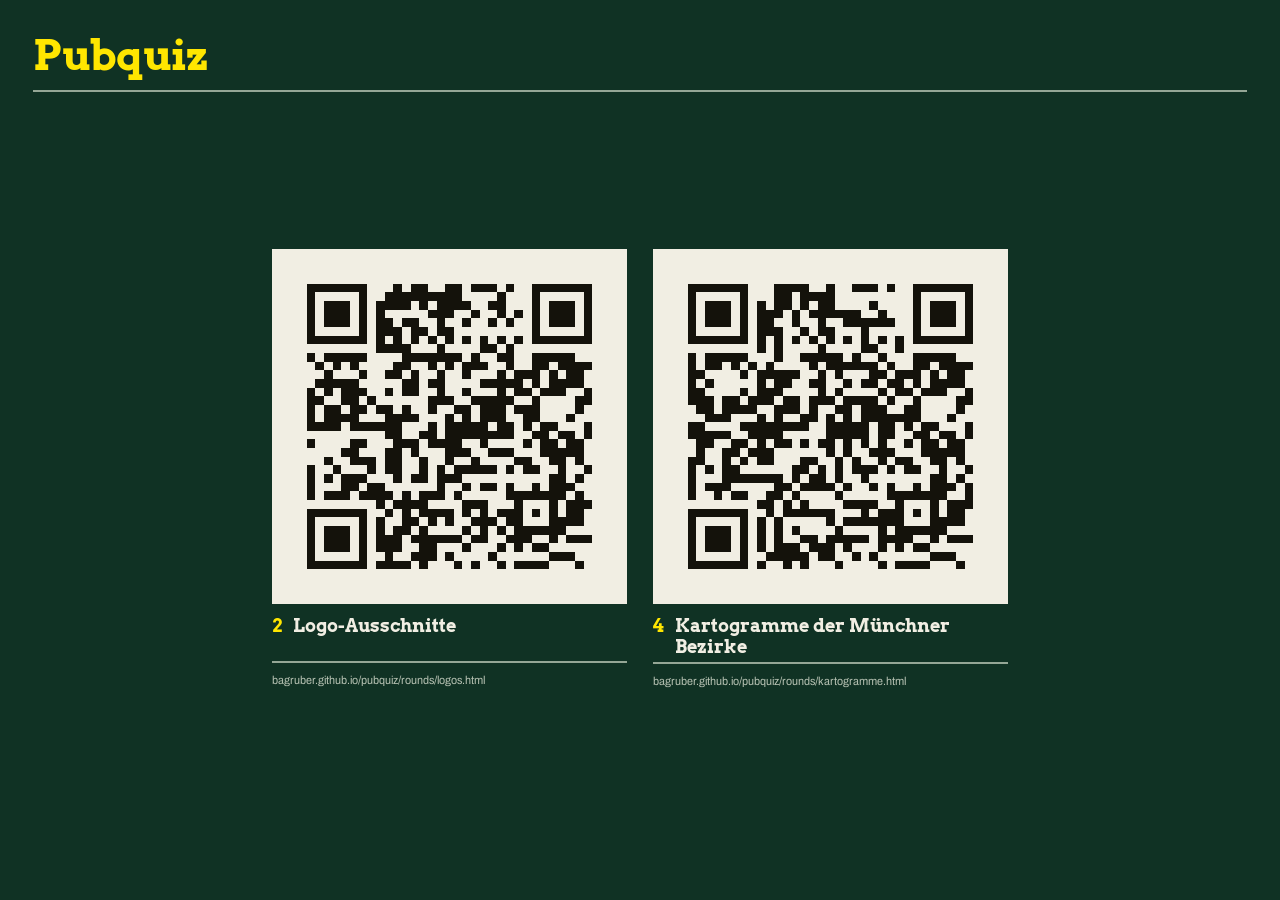
<file: index.html>
<!doctype html>
<html lang="de">
<head>
<meta charset="utf-8">
<meta name="viewport" content="width=device-width, initial-scale=1">
<title>Pubquiz</title>
<link rel="stylesheet" href="assets/css/base.css">
<style>
	/* Spalten explizit statt auto-fit: minmax(15rem, …) setzt eine harte
	   Mindestbreite, die auf schmalen Schirmen die ganze Seite breiter zwingt
	   als den Schirm. minmax(0, 1fr) darf schrumpfen. */
	.tasks {
		display: grid;
		grid-template-columns: repeat(2, minmax(0, 1fr));
		gap: var(--gap) calc(var(--gap) * 1.3);
		align-content: center;
		width: 100%;
		max-width: 46rem;
		margin-inline: auto;
		padding: 0;
		list-style: none;
	}

	@media (max-width: 620px) {
		.tasks {
			grid-template-columns: minmax(0, 1fr);
		}
	}

	.tasks a {
		display: grid;
		gap: 0.7rem;
		color: var(--paper);
		text-decoration: none;
	}

	/* Der QR-Code sitzt im selben Papierfenster wie die Felder der Aufgaben. */
	.tasks img {
		display: block;
		width: 100%;
		aspect-ratio: 1;
		background: var(--paper);
	}

	/* Zwei Zeilen Platz, damit die Linien beider Karten auf einer Höhe liegen. */
	.tasks span {
		display: flex;
		align-items: baseline;
		gap: 0.6em;
		min-height: 2.7em;
		padding-bottom: 0.3em;
		border-bottom: 2px solid var(--rule);
		font-family: Arvo, Georgia, serif;
		font-size: clamp(1.05rem, 1.4vw, 1.35rem);
		font-weight: 700;
		transition: border-color 200ms ease;
	}

	.tasks b {
		flex: none;
		color: var(--accent);
	}

	.tasks a:hover span,
	.tasks a:focus-visible span {
		border-bottom-color: var(--accent);
	}

	.tasks a:hover b {
		color: var(--paper);
	}

	.tasks small {
		display: block;
		color: var(--dim);
		font-family: Archivo, system-ui, sans-serif;
		font-size: clamp(0.68rem, 0.9vw, 0.82rem);
		font-stretch: 92%;
		overflow-wrap: anywhere;
	}
</style>
</head>
<body>

<div class="stage">
	<header class="stage__head">
		<h1 class="stage__title">Pubquiz</h1>
	</header>

	<ul class="tasks">
		<li>
			<a href="rounds/logos.html">
				<img src="assets/qr/logos.svg" alt="QR-Code zu Aufgabe 2">
				<span><b>2</b> Logo-Ausschnitte</span>
				<small>bagruber.github.io/pubquiz/rounds/logos.html</small>
			</a>
		</li>
		<li>
			<a href="rounds/kartogramme.html">
				<img src="assets/qr/kartogramme.svg" alt="QR-Code zu Aufgabe 4">
				<span><b>4</b> Kartogramme der Münchner Bezirke</span>
				<small>bagruber.github.io/pubquiz/rounds/kartogramme.html</small>
			</a>
		</li>
	</ul>

	<footer>
		<p class="hint">Auf jeder Aufgabenseite: <kbd>Leer</kbd> schaltet das Auflösen frei,
			<kbd>Esc</kbd> setzt zurück.</p>
	</footer>
</div>

</body>
</html>
</file>
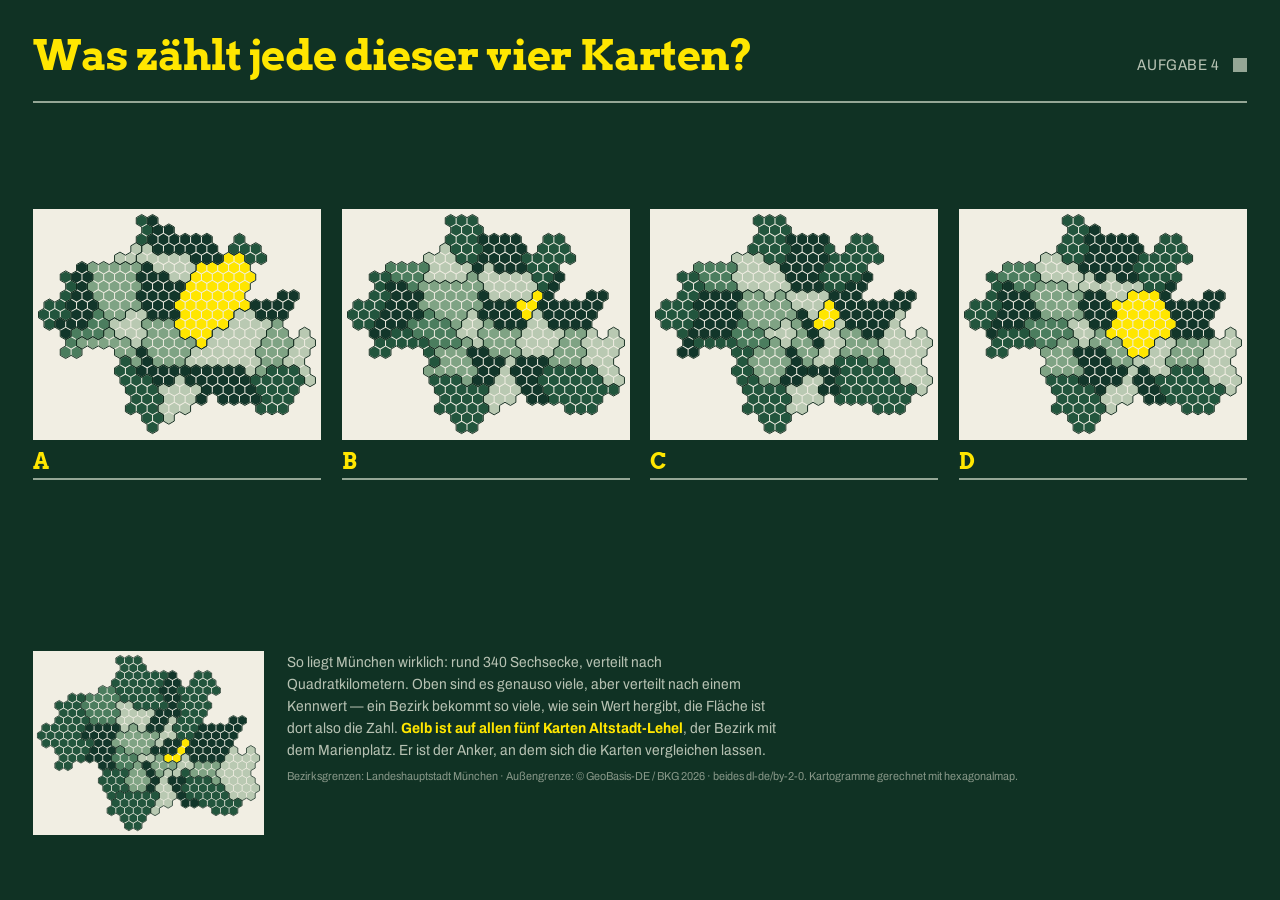
<file: rounds/kartogramme.html>
<!doctype html>
<html lang="de">
<head>
<meta charset="utf-8">
<meta name="viewport" content="width=device-width, initial-scale=1">
<title>Aufgabe 4 — Kartogramme</title>
<link rel="stylesheet" href="../assets/css/base.css">
<link rel="stylesheet" href="../assets/css/reveal-board.css">
<style>
	/* Vier Karten nebeneinander: nur so lassen sie sich gegeneinander lesen,
	   und darum geht die Aufgabe. Das Fensterformat ist das der SVGs. */
	.board {
		--cols: 4;
		--rows: 1;
		--tile-ratio: 900/720;
		--col-gap: var(--gap);
		/* Antwortzeile plus der Block, der bei der Auflösung erscheint. */
		--label: 7.5rem;
		/* Die SVGs bringen ihren eigenen Rand mit, der Rahmen braucht keinen. */
		--frame-pad: 0;
	}

	@media (max-width: 1100px) {
		.board {
			--cols: 2;
		}
	}

	@media (max-width: 620px) {
		.board {
			--cols: 1;
		}
	}
</style>
</head>
<body>

<div class="stage">
	<header class="stage__head">
		<h1 class="stage__title">Was zählt jede dieser vier Karten?</h1>
		<p class="stage__task">Aufgabe 4 <span class="status" role="status" aria-label="Auflösen freigeschaltet"></span></p>
	</header>

	<ol class="board"></ol>

	<footer>
		<div class="key">
			<img class="key__map" src="../assets/maps/flaeche.svg" alt="Hexagon-Karte der 25 Münchner Stadtbezirke nach ihrer tatsächlichen Fläche">
			<div class="key__text">
				<p class="note">
					So liegt München wirklich: rund 340 Sechsecke, verteilt nach Quadratkilometern.
					Oben sind es genauso viele, aber verteilt nach einem Kennwert — ein Bezirk
					bekommt so viele, wie sein Wert hergibt, die Fläche ist dort also die Zahl.
					<b>Gelb ist auf allen fünf Karten Altstadt-Lehel</b>, der Bezirk mit dem
					Marienplatz. Er ist der Anker, an dem sich die Karten vergleichen lassen.
				</p>
				<p class="credit">
					Bezirksgrenzen: Landeshauptstadt München · Außengrenze: © GeoBasis-DE / BKG 2026 ·
					beides dl-de/by-2-0. Kartogramme gerechnet mit hexagonalmap.
				</p>
			</div>
		</div>
		<p class="hint">
			<kbd>Leer</kbd> schaltet das Auflösen frei, dann öffnet ein Klick eine Karte.
			<kbd>Esc</kbd> setzt zurück.
		</p>
	</footer>
</div>

<script src="../assets/maps/karten.js"></script>
<script src="../assets/js/reveal-board.js"></script>
<script>
// Reihenfolge der vier Karten — hier umsortieren, wenn dieselben Teams wieder
// antreten. Die Zahlen dahinter kommen aus karten.js und werden gerechnet.
revealBoard(document.querySelector('.board'), [
	KARTEN.trinkbrunnen,
	KARTEN.bevoelkerung,
	KARTEN.spielplaetze,
	KARTEN.pkw,
]);
</script>

</body>
</html>
</file>
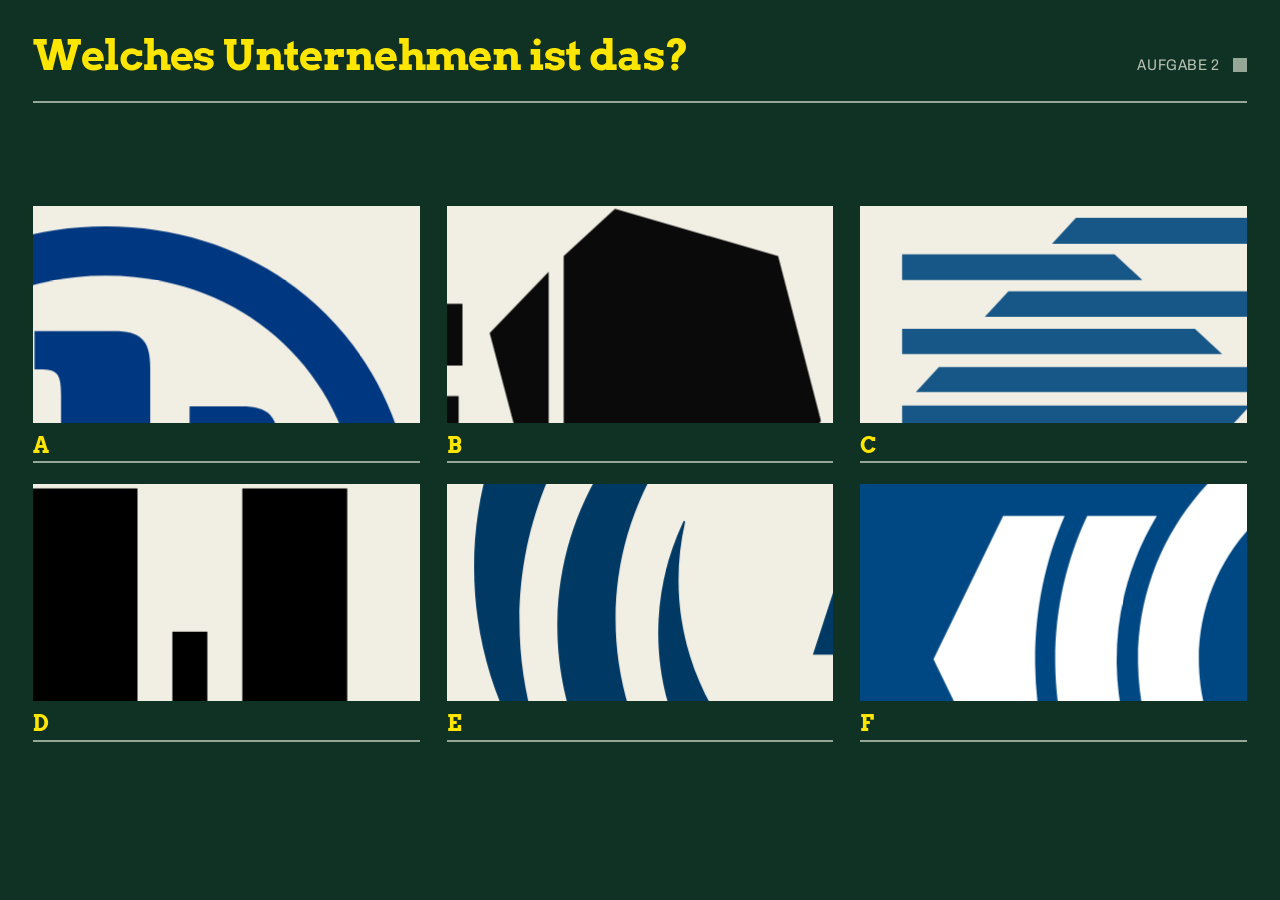
<file: rounds/logos.html>
<!doctype html>
<html lang="de">
<head>
<meta charset="utf-8">
<meta name="viewport" content="width=device-width, initial-scale=1">
<title>Aufgabe 2 — Logo-Ausschnitte</title>
<link rel="stylesheet" href="../assets/css/base.css">
<link rel="stylesheet" href="../assets/css/reveal-board.css">
</head>
<body>

<div class="stage">
	<header class="stage__head">
		<h1 class="stage__title">Welches Unternehmen ist das?</h1>
		<p class="stage__task">Aufgabe 2 <span class="status" role="status" aria-label="Auflösen freigeschaltet"></span></p>
	</header>

	<ol class="board"></ol>

	<footer>
		<p class="hint">
			<kbd>Leer</kbd> schaltet das Auflösen frei, dann öffnet ein Klick ein Feld.
			<kbd>Esc</kbd> setzt zurück, <kbd>E</kbd> justiert die Ausschnitte.
		</p>
		<div class="adjust">
			<p>Klick setzt den Fokus, Scrollen zoomt, <kbd>E</kbd> beendet.
				Die Werte gehören nach <code>rounds/logos.html</code>.</p>
			<textarea data-values spellcheck="false" aria-label="Ausschnittwerte zum Kopieren"></textarea>
		</div>
	</footer>
</div>

<script src="../assets/js/reveal-board.js"></script>
<script>
revealBoard(document.querySelector('.board'), [
	{ src: '../assets/logos/allianz.svg', name: 'Allianz', focus: [95.4, 33.3], zoom: 7 },
	{ src: '../assets/logos/freeletics.svg', name: 'Freeletics', focus: [88.8, 9.5], zoom: 3.2 },
	{ src: '../assets/logos/munich-re.svg', name: 'Munich Re', focus: [92.7, 38.9], zoom: 4.5 },
	{ src: '../assets/logos/helsing.svg', name: 'Helsing', focus: [56.8, 13.5], zoom: 2.4 },
	{ src: '../assets/logos/mtu.svg', name: 'MTU Aero Engines', focus: [2.9, 53.7], zoom: 4.2 },
	{ src: '../assets/logos/knorr-bremse.svg', name: 'Knorr-Bremse', focus: [4.9, 47.5], zoom: 14 },
]);
</script>

</body>
</html>
</file>
<file: assets/css/base.css>
/* Schrift, Farben und Seitengerüst. Von allen Aufgaben geteilt. */

/* Arvo trägt die Überschriften und die Marken A, B, C. */
@font-face {
	font-family: Arvo;
	src: url(../fonts/arvo-700.woff2) format('woff2');
	font-weight: 700;
	font-display: swap;
	unicode-range: U+0000-00FF, U+0131, U+0152-0153, U+2000-206F, U+20AC, U+2122, U+2212;
}

/* Archivo trägt den Kleinkram: Hinweise, Werte, Listen. */
@font-face {
	font-family: Archivo;
	src: url(../fonts/archivo-latin.woff2) format('woff2');
	font-weight: 400 900;
	font-stretch: 62% 125%;
	font-display: swap;
	unicode-range: U+0000-00FF, U+0131, U+0152-0153, U+2000-206F, U+20AC, U+2122, U+2212;
}

@font-face {
	font-family: Archivo;
	src: url(../fonts/archivo-latin-ext.woff2) format('woff2');
	font-weight: 400 900;
	font-stretch: 62% 125%;
	font-display: swap;
	unicode-range: U+0100-02BA, U+02BD-02C5, U+1E00-1E9F, U+2020, U+20A0-20AB;
}

/*
 * Die drei Werte oben sind die ganze Farbsteuerung. Alles andere wird daraus
 * gemischt, eine neue Hauptfarbe braucht also genau eine geänderte Zeile.
 */
:root {
	--brand: #1d4d38;
	--accent: #ffe600;
	--paper: #f1eee3;

	--ground: color-mix(in oklab, var(--brand) 58%, #03100a);
	--raised: color-mix(in oklab, var(--brand) 88%, #03100a);
	--rule: color-mix(in oklab, var(--brand) 42%, var(--paper));
	--dim: color-mix(in oklab, var(--paper) 74%, var(--brand));
	--ink: #171309;

	--gap: clamp(0.75rem, 1.6vw, 1.75rem);
	--pad: clamp(1rem, 2.6vw, 2.75rem);

	/* Alles an Höhe, was nicht Brett ist: Seitenrand, Kopf, Fuß, Zwischenräume.
	   Einziger Schätzwert im Layout — er deckelt die Brettbreite so, dass zwei
	   Reihen noch auf den Schirm passen. */
	--chrome: 15rem;
}

*,
*::before,
*::after {
	box-sizing: border-box;
}

html,
body {
	height: 100%;
}

body {
	margin: 0;
	background: var(--ground);
	color: var(--paper);
	font-family: Archivo, system-ui, sans-serif;
	font-synthesis: none;
	-webkit-font-smoothing: antialiased;
}

:focus-visible {
	outline: 3px solid var(--accent);
	outline-offset: 3px;
}

.stage {
	min-height: 100svh;
	display: grid;
	grid-template-rows: auto minmax(0, 1fr) auto;
	gap: var(--gap);
	padding: var(--pad);
}

.stage__head {
	display: flex;
	flex-wrap: wrap;
	align-items: baseline;
	justify-content: space-between;
	gap: 0.5rem 1.5rem;
	padding-bottom: calc(var(--gap) * 0.6);
	border-bottom: 2px solid var(--rule);
}

.stage__title {
	margin: 0;
	color: var(--accent);
	font-family: Arvo, Georgia, serif;
	font-size: clamp(1.35rem, 3.3vw, 3.2rem);
	font-weight: 700;
	letter-spacing: -0.015em;
	line-height: 1.05;
}

.stage__task {
	flex: none;
	display: flex;
	align-items: center;
	gap: 0.8rem;
	color: var(--dim);
	font-size: clamp(0.85rem, 1.2vw, 1.125rem);
	font-stretch: 88%;
	letter-spacing: 0.04em;
	text-transform: uppercase;
	white-space: nowrap;
}

/* Freigabe-Anzeige. Aus zwei Metern Entfernung nicht mehr zu sehen. */
.status {
	flex: none;
	width: 14px;
	height: 14px;
	background: var(--rule);
	transition: background 200ms ease;
}

[data-armed] .status {
	background: var(--accent);
}

/* Erklärung für den Raum: bleibt stehen, solange die Aufgabe läuft. */
.note {
	max-width: 62ch;
	margin: 0 0 0.55rem;
	color: var(--dim);
	font-size: clamp(0.85rem, 1.15vw, 1.05rem);
	font-stretch: 92%;
	line-height: 1.5;
}

.note b {
	color: var(--accent);
	font-weight: 700;
}

/* Referenzkarte plus Erklärung, nebeneinander im Fuß. */
.key {
	display: flex;
	flex-wrap: wrap;
	align-items: start;
	gap: clamp(0.9rem, 1.8vw, 1.75rem);
	margin-bottom: 0.6rem;
}

.key__map {
	flex: none;
	display: block;
	width: clamp(140px, 18vw, 285px);
	background: var(--paper);
}

.key__text {
	min-width: 0;
}

.credit {
	margin: 0 0 0.55rem;
	color: color-mix(in oklab, var(--dim) 72%, var(--ground));
	font-size: clamp(0.7rem, 0.9vw, 0.82rem);
	font-stretch: 92%;
}

/* Hinweis für die Person am Laptop. Blendet sich aus, bevor der Raum hinschaut. */
.hint {
	display: flex;
	/* Ohne Umbruch zwingt die Zeile auf dem Handy die ganze Seite breiter
	   als den Schirm. */
	flex-wrap: wrap;
	align-items: center;
	gap: 0.35rem 0.9rem;
	margin: 0;
	color: var(--dim);
	font-size: 0.9rem;
	font-stretch: 88%;
	animation: hint-out 900ms 7s both;
}

.hint kbd {
	display: inline-block;
	padding: 0.15em 0.5em;
	border: 1px solid var(--rule);
	color: var(--paper);
	font: inherit;
	font-stretch: 100%;
	font-weight: 600;
}

@keyframes hint-out {
	to {
		opacity: 0;
		visibility: hidden;
	}
}

@media (prefers-reduced-motion: reduce) {
	*,
	*::before,
	*::after {
		animation-duration: 1ms !important;
		transition-duration: 1ms !important;
	}
}
</file>
<file: assets/css/reveal-board.css>
/*
 * Das Brett aus Feldern. Jedes Fenster zeigt ein Bild; auflösen heißt bei
 * Ausschnitten, den Zoom auf 1 zu fahren, und bei allem anderen, den Namen
 * unter das Bild zu schreiben.
 *
 * Das Fensterformat steht fest (--tile-ratio) und hängt nicht am Schirm. Nur
 * so zeigt ein Ausschnitt am Beamer dasselbe wie am Laptop, auf dem er
 * eingestellt wurde. Die Brettbreite wird stattdessen so gedeckelt, dass alle
 * Reihen in die Höhe passen.
 */

.board {
	--cols: 3;
	--rows: 2;
	--tile-ratio: 16/9;
	--label: 2.9rem;
	--col-gap: calc(var(--gap) * 1.3);

	--avail: calc(100svh - var(--chrome));
	--row-h: calc((var(--avail) - (var(--rows) - 1) * var(--gap)) / var(--rows));
	--col-w: calc((var(--row-h) - var(--label)) * var(--tile-ratio));

	display: grid;
	grid-template-columns: repeat(var(--cols), 1fr);
	gap: var(--gap) var(--col-gap);
	align-self: center;
	justify-self: center;
	width: 100%;
	max-width: calc(var(--cols) * var(--col-w) + (var(--cols) - 1) * var(--col-gap));
	margin: 0;
	padding: 0;
	list-style: none;
}

.tile {
	display: grid;
	gap: 0.7rem;
	min-width: 0;
}

.tile__window {
	position: relative;
	display: block;
	width: 100%;
	aspect-ratio: var(--tile-ratio);
	margin: 0;
	padding: 0;
	border: 0;
	overflow: hidden;
	background: var(--paper);
	cursor: default;
	-webkit-appearance: none;
	appearance: none;
}

.tile__frame {
	position: absolute;
	inset: 0;
	padding: var(--frame-pad, 4%);
	transform: scale(var(--zoom, 1));
	transform-origin: var(--fx, 50%) var(--fy, 50%);
	transition: transform 950ms cubic-bezier(0.16, 1, 0.3, 1);
	will-change: transform;
}

.tile__art {
	display: block;
	width: 100%;
	height: 100%;
	object-fit: contain;
}

.tile__answer {
	display: flex;
	align-items: baseline;
	gap: 0.6em;
	margin: 0;
	padding-bottom: 0.3em;
	border-bottom: 2px solid var(--rule);
	transition: border-color 400ms ease;
}

.tile__mark {
	flex: none;
	min-width: 1.1em;
	color: var(--accent);
	font-family: Arvo, Georgia, serif;
	font-size: clamp(1rem, 1.7vw, 1.7rem);
	font-weight: 700;
	line-height: 1;
}

.tile__name {
	visibility: hidden;
	overflow: hidden;
	font-family: Arvo, Georgia, serif;
	font-size: clamp(0.8rem, 1.3vw, 1.3rem);
	font-weight: 700;
	line-height: 1.15;
	text-overflow: ellipsis;
	white-space: nowrap;
}

/* Freigeschaltet: nur der Zeiger verrät es, der Raum sieht nichts. */
[data-armed] .tile__window {
	cursor: pointer;
}

[data-armed] .tile__window:hover {
	outline: 3px solid var(--accent);
	outline-offset: -3px;
}

.tile[data-revealed] .tile__frame {
	transform: scale(1);
}

.tile[data-revealed] .tile__answer {
	border-bottom-color: var(--accent);
}

.tile[data-revealed] .tile__name {
	visibility: visible;
	animation: name-in 520ms 300ms cubic-bezier(0.16, 1, 0.3, 1) both;
}

.tile__detail {
	visibility: hidden;
	font-family: Archivo, system-ui, sans-serif;
	font-size: clamp(0.68rem, 0.86vw, 0.84rem);
	font-stretch: 92%;
	line-height: 1.45;
}

.tile[data-revealed] .tile__detail {
	visibility: visible;
	animation: name-in 520ms 430ms cubic-bezier(0.16, 1, 0.3, 1) both;
}

.tile__facts {
	display: grid;
	grid-template-columns: auto 1fr;
	gap: 0 0.7em;
	margin: 0;
}

.tile__facts dt {
	color: var(--dim);
}

.tile__facts dd {
	margin: 0;
	color: var(--paper);
}

.tile__facts b {
	color: var(--accent);
	font-weight: 700;
	font-variant-numeric: tabular-nums;
	white-space: nowrap;
}

.tile__source {
	margin: 0.5em 0 0;
	color: var(--dim);
}

@keyframes name-in {
	from {
		opacity: 0;
		transform: translateY(0.4em);
	}
}

/* --- Justieren ------------------------------------------------------- */

.tile__values {
	position: absolute;
	right: 0;
	bottom: 0;
	display: none;
	padding: 0.25em 0.5em;
	background: var(--ink);
	color: var(--paper);
	font-family: Archivo, system-ui, sans-serif;
	font-size: 0.8rem;
	font-stretch: 88%;
	font-variant-numeric: tabular-nums;
}

.tile__cross {
	position: absolute;
	left: var(--fx, 50%);
	top: var(--fy, 50%);
	display: none;
	width: 22px;
	height: 22px;
	margin: -11px 0 0 -11px;
	background:
		linear-gradient(var(--accent), var(--accent)) center / 100% 2px no-repeat,
		linear-gradient(var(--accent), var(--accent)) center / 2px 100% no-repeat;
	pointer-events: none;
}

[data-adjust] .tile__values,
[data-adjust] .tile__cross {
	display: block;
}

[data-adjust] .tile__window {
	cursor: crosshair;
	touch-action: none;
}

[data-adjust] .tile__frame {
	transition: none;
}

/* Legt sich über die Seite, statt sie zu stauchen: sonst ändert das
   Umschalten die Fensterhöhe und damit den Ausschnitt. Flach genug, dass
   die untere Reihe frei bleibt. */
.adjust {
	position: fixed;
	inset: auto 0 0 0;
	z-index: 5;
	display: none;
	align-items: center;
	gap: 1.25rem;
	padding: 0.55rem var(--pad);
	background: var(--raised);
	border-top: 2px solid var(--accent);
}

[data-adjust] .adjust {
	display: flex;
}

.adjust p {
	flex: 0 1 auto;
	margin: 0;
	color: var(--dim);
	font-size: 0.9rem;
	font-stretch: 88%;
	line-height: 1.5;
}

.adjust textarea {
	flex: 1 1 28rem;
	height: 2.4rem;
	padding: 0.35rem 0.6rem;
	border: 2px solid var(--rule);
	background: var(--ground);
	color: var(--paper);
	font-family: ui-monospace, SFMono-Regular, Menlo, monospace;
	font-size: 0.78rem;
	line-height: 1.55;
	resize: none;
}

/* Beim Anfassen aufgehen, damit alle Zeilen zum Kopieren dastehen. */
.adjust textarea:focus {
	height: 11rem;
}

/* --- Schmale Schirme -------------------------------------------------- */

@media (max-width: 1100px) {
	.stage {
		min-height: auto;
	}

	.board {
		--cols: 2;
		max-width: none;
	}

	.adjust {
		flex-wrap: wrap;
	}
}

@media (max-width: 620px) {
	.board {
		--cols: 1;
	}
}
</file>
